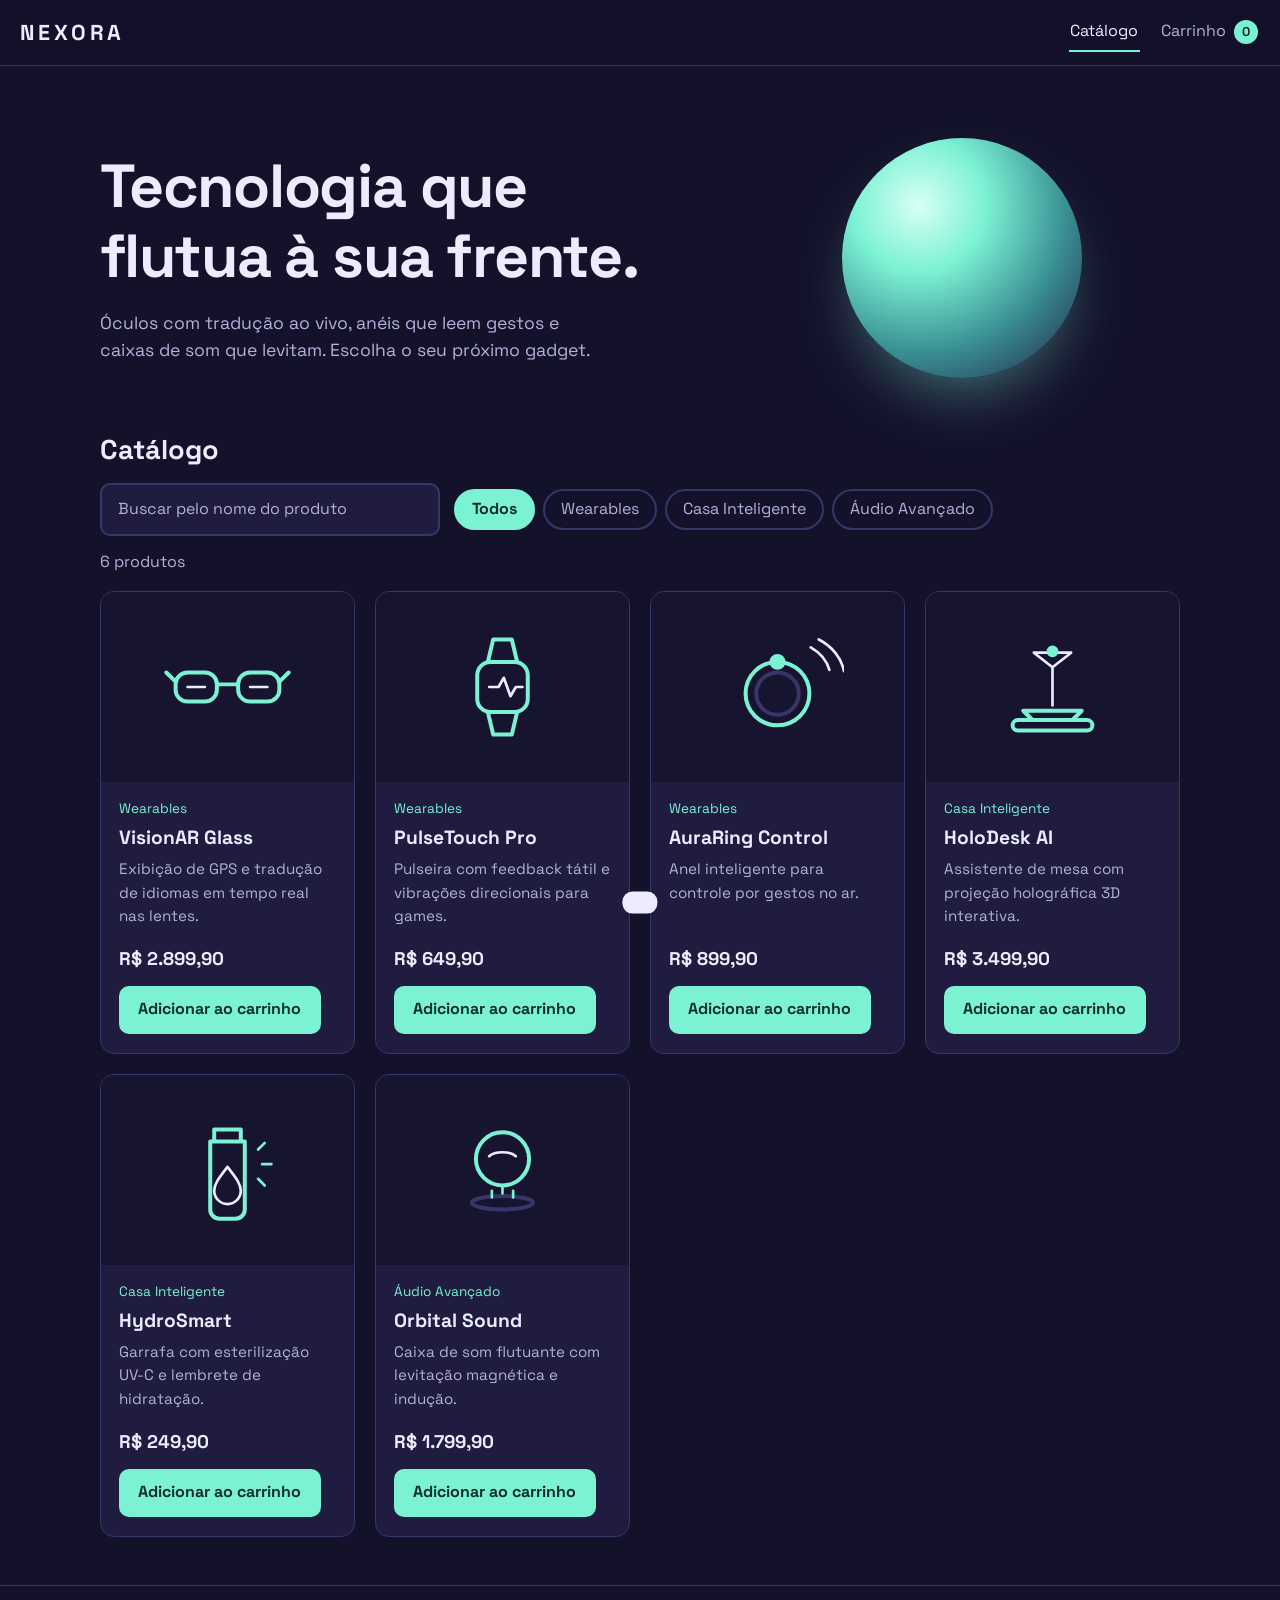
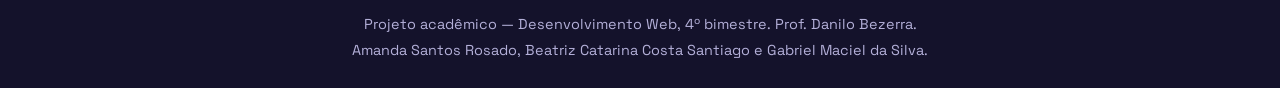
<file: index.html>
<!DOCTYPE html>
<html lang="pt-BR">
<head>
  <meta charset="UTF-8">
  <meta name="viewport" content="width=device-width, initial-scale=1">
  <title>NEXORA — Gadgets do futuro</title>
  <meta name="description" content="Catálogo interativo de gadgets futuristas: wearables, casa inteligente e áudio avançado.">
  <link rel="preconnect" href="https://fonts.googleapis.com">
  <link rel="preconnect" href="https://fonts.gstatic.com" crossorigin>
  <link href="https://fonts.googleapis.com/css2?family=Space+Grotesk:wght@400;500;700&display=swap" rel="stylesheet">
  <link rel="stylesheet" href="css/style.css">
  <link rel="stylesheet" href="css/produtos.css">
</head>
<body>
  <header class="topo">
    <a class="logo" href="index.html" aria-label="NEXORA, página inicial">NEXORA</a>
    <nav class="menu" aria-label="Menu principal">
      <a href="index.html" aria-current="page">Catálogo</a>
      <a href="carrinho.html" class="link-carrinho">Carrinho <span id="contador-carrinho" class="contador" aria-live="polite">0</span></a>
    </nav>
  </header>

  <main>
    <section class="hero">
      <div class="hero-texto">
        <h1>Tecnologia que flutua à sua frente.</h1>
        <p>Óculos com tradução ao vivo, anéis que leem gestos e caixas de som que levitam. Escolha o seu próximo gadget.</p>
      </div>
      <div class="orbe" aria-hidden="true"></div>
    </section>

    <section class="catalogo" aria-labelledby="titulo-catalogo">
      <h2 id="titulo-catalogo">Catálogo</h2>
      <div class="controles">
        <label class="busca">
          <span class="sr-only">Buscar produto pelo nome</span>
          <input type="search" id="busca" placeholder="Buscar pelo nome do produto" autocomplete="off">
        </label>
        <div class="filtros" id="filtros" role="group" aria-label="Filtrar por categoria"></div>
      </div>
      <p id="resultado" class="resultado" aria-live="polite"></p>
      <div id="lista-produtos" class="grade"></div>
    </section>
  </main>

  <footer class="rodape">
    <p>Projeto acadêmico — Desenvolvimento Web, 4º bimestre. Prof. Danilo Bezerra.</p>
    <p>Amanda Santos Rosado, Beatriz Catarina Costa Santiago e Gabriel Maciel da Silva.</p>
  </footer>

  <div id="aviso" class="aviso" role="status" aria-live="polite"></div>
  <script src="js/products.js"></script>
  <script src="js/cart.js"></script>
  <script src="js/main.js"></script>
</body>
</html>
</file>
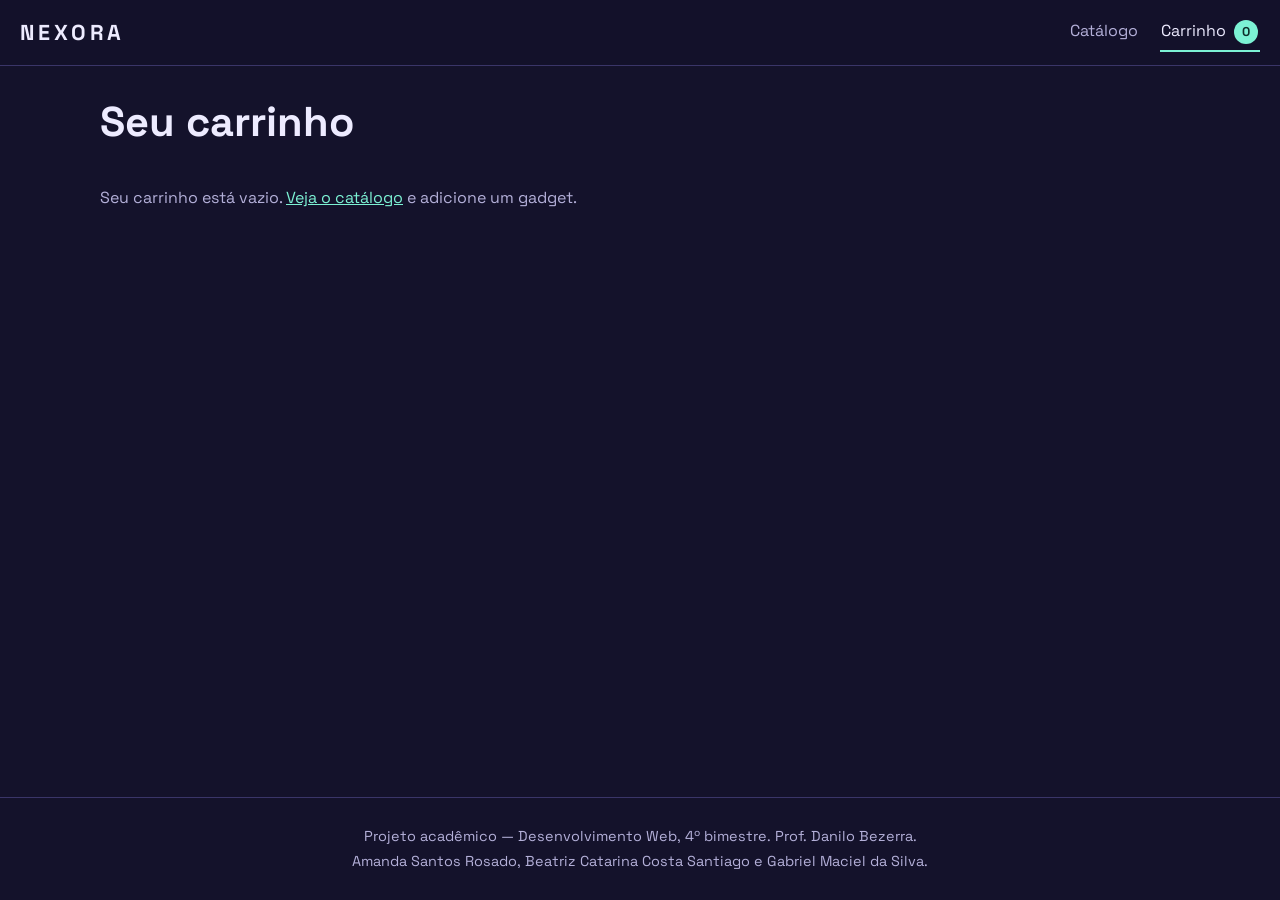
<file: carrinho.html>
<!DOCTYPE html>
<html lang="pt-BR">
<head>
  <meta charset="UTF-8">
  <meta name="viewport" content="width=device-width, initial-scale=1">
  <title>Carrinho — NEXORA</title>
  <link rel="preconnect" href="https://fonts.googleapis.com">
  <link rel="preconnect" href="https://fonts.gstatic.com" crossorigin>
  <link href="https://fonts.googleapis.com/css2?family=Space+Grotesk:wght@400;500;700&display=swap" rel="stylesheet">
  <link rel="stylesheet" href="css/style.css">
  <link rel="stylesheet" href="css/produtos.css">
</head>
<body>
  <header class="topo">
    <a class="logo" href="index.html" aria-label="NEXORA, página inicial">NEXORA</a>
    <nav class="menu" aria-label="Menu principal">
      <a href="index.html">Catálogo</a>
      <a href="carrinho.html" class="link-carrinho" aria-current="page">Carrinho <span id="contador-carrinho" class="contador" aria-live="polite">0</span></a>
    </nav>
  </header>

  <main class="pagina-carrinho">
    <h1>Seu carrinho</h1>
    <div id="itens-carrinho" class="itens"></div>
    <section id="resumo" class="resumo" aria-label="Resumo do pedido" hidden>
      <p class="total">Total <strong id="total-carrinho">R$ 0,00</strong></p>
      <div class="acoes">
        <button type="button" id="limpar" class="botao secundario">Esvaziar carrinho</button>
        <button type="button" id="finalizar" class="botao">Confirmar pedido</button>
      </div>
    </section>
    <p id="confirmacao" class="confirmacao" role="status" hidden></p>
  </main>

  <footer class="rodape">
    <p>Projeto acadêmico — Desenvolvimento Web, 4º bimestre. Prof. Danilo Bezerra.</p>
    <p>Amanda Santos Rosado, Beatriz Catarina Costa Santiago e Gabriel Maciel da Silva.</p>
  </footer>

  <script src="js/products.js"></script>
  <script src="js/cart.js"></script>
</body>
</html>
</file>
<file: css/style.css>
/* Estilos globais e layout responsivo */
:root {
  --fundo: #14122b;
  --superficie: #1f1c40;
  --linha: #3a3568;
  --texto: #edebff;
  --texto-suave: #b4b0d9;
  --destaque: #7cf2d4;
  --destaque-escuro: #0f2f2a;
  --erro: #ff8fa3;
  --raio: 14px;
  --largura: 1120px;
}
*, *::before, *::after { box-sizing: border-box; }
html { scroll-behavior: smooth; }
body {
  margin: 0;
  font-family: "Space Grotesk", system-ui, -apple-system, "Segoe UI", sans-serif;
  background: var(--fundo);
  color: var(--texto);
  line-height: 1.55;
  min-height: 100vh;
  display: flex;
  flex-direction: column;
}
main { flex: 1; width: 100%; max-width: var(--largura); margin: 0 auto; padding: 0 1.25rem 3rem; }
img, svg { max-width: 100%; display: block; }
a { color: inherit; }
h1, h2, h3 { line-height: 1.15; margin: 0; }
:focus-visible { outline: 3px solid var(--destaque); outline-offset: 3px; }
.sr-only { position: absolute; width: 1px; height: 1px; overflow: hidden; clip: rect(0 0 0 0); white-space: nowrap; }

.topo {
  position: sticky; top: 0; z-index: 10;
  display: flex; align-items: center; justify-content: space-between; gap: 1rem;
  padding: .85rem 1.25rem;
  background: rgba(20, 18, 43, .92);
  backdrop-filter: blur(8px);
  border-bottom: 1px solid var(--linha);
}
.logo { font-weight: 700; font-size: 1.35rem; letter-spacing: .18em; text-decoration: none; }
.menu { display: flex; align-items: center; gap: 1.25rem; }
.menu a { text-decoration: none; color: var(--texto-suave); padding: .35rem .1rem; border-bottom: 2px solid transparent; }
.menu a:hover, .menu a[aria-current="page"] { color: var(--texto); border-bottom-color: var(--destaque); }
.contador {
  display: inline-grid; place-items: center;
  min-width: 1.5rem; height: 1.5rem; padding: 0 .4rem;
  border-radius: 999px; background: var(--destaque); color: var(--destaque-escuro);
  font-size: .8rem; font-weight: 700; margin-left: .25rem;
}

.rodape {
  border-top: 1px solid var(--linha);
  padding: 1.5rem 1.25rem;
  text-align: center; color: var(--texto-suave); font-size: .9rem;
}
.rodape p { margin: .2rem 0; }

.botao {
  font: inherit; font-weight: 700; cursor: pointer;
  background: var(--destaque); color: var(--destaque-escuro);
  border: 2px solid var(--destaque); border-radius: 10px;
  padding: .6rem 1.1rem;
  transition: transform .15s ease, background .15s ease;
}
.botao:hover { transform: translateY(-1px); }
.botao.secundario { background: transparent; color: var(--texto); border-color: var(--linha); }
.botao.secundario:hover { border-color: var(--texto-suave); }

.aviso {
  position: fixed; left: 50%; bottom: 1.25rem; transform: translate(-50%, 150%);
  background: var(--texto); color: var(--fundo);
  padding: .7rem 1.1rem; border-radius: 10px; font-weight: 500;
  transition: transform .25s ease; z-index: 20; max-width: calc(100% - 2rem);
}
.aviso.visivel { transform: translate(-50%, 0); }

@media (prefers-reduced-motion: reduce) {
  *, *::before, *::after { animation: none !important; transition: none !important; scroll-behavior: auto !important; }
}
</file>
<file: css/produtos.css>
/* Cards, filtros, busca, hero e carrinho */
.hero {
  display: grid; grid-template-columns: 1fr; gap: 2rem; align-items: center;
  padding: 3rem 0 2.5rem;
}
.hero h1 { font-size: clamp(2.1rem, 6vw, 3.8rem); max-width: 14ch; letter-spacing: -.02em; }
.hero p { color: var(--texto-suave); max-width: 46ch; font-size: 1.1rem; margin: 1.1rem 0 0; }
.orbe {
  justify-self: center;
  width: clamp(140px, 30vw, 240px); aspect-ratio: 1; border-radius: 50%;
  background: radial-gradient(circle at 32% 28%, #d8fff5 0, var(--destaque) 28%, #3a8f93 62%, #1f1c40 100%);
  box-shadow: 0 30px 60px -20px rgba(124, 242, 212, .45);
  animation: levitar 5s ease-in-out infinite;
}
@keyframes levitar { 0%, 100% { transform: translateY(0); } 50% { transform: translateY(-18px); } }

.catalogo h2 { font-size: 1.7rem; margin-bottom: 1.1rem; }
.controles { display: grid; gap: .9rem; margin-bottom: .9rem; }
.busca input {
  width: 100%; font: inherit; color: var(--texto);
  background: var(--superficie); border: 2px solid var(--linha); border-radius: 10px;
  padding: .75rem 1rem;
}
.busca input::placeholder { color: var(--texto-suave); }
.busca input:focus { border-color: var(--destaque); outline: none; }
.filtros { display: flex; flex-wrap: wrap; gap: .5rem; }
.filtro {
  font: inherit; cursor: pointer; color: var(--texto-suave);
  background: transparent; border: 2px solid var(--linha); border-radius: 999px;
  padding: .4rem 1rem;
}
.filtro:hover { color: var(--texto); border-color: var(--texto-suave); }
.filtro[aria-pressed="true"] { background: var(--destaque); border-color: var(--destaque); color: var(--destaque-escuro); font-weight: 700; }
.resultado { color: var(--texto-suave); margin: 0 0 1rem; min-height: 1.5em; }

.grade { display: grid; grid-template-columns: repeat(auto-fill, minmax(240px, 1fr)); gap: 1.25rem; }
.card {
  display: flex; flex-direction: column;
  background: var(--superficie); border: 1px solid var(--linha); border-radius: var(--raio);
  overflow: hidden;
}
.card-img { background: #17142f; aspect-ratio: 4 / 3; display: grid; place-items: center; }
.card-img img { width: 70%; height: 70%; object-fit: contain; }
.card-corpo { display: flex; flex-direction: column; gap: .5rem; padding: 1rem 1.1rem 1.2rem; flex: 1; }
.card-cat { color: var(--destaque); font-size: .85rem; }
.card h3 { font-size: 1.2rem; }
.card-desc { color: var(--texto-suave); font-size: .95rem; margin: 0; flex: 1; }
.card-rodape { display: flex; align-items: center; justify-content: space-between; gap: .75rem; margin-top: .6rem; flex-wrap: wrap; }
.preco { font-weight: 700; font-size: 1.15rem; }
.vazio { grid-column: 1 / -1; color: var(--texto-suave); padding: 2rem 0; }

/* Carrinho */
.pagina-carrinho { padding-top: 2rem; }
.pagina-carrinho h1 { font-size: clamp(1.8rem, 5vw, 2.6rem); margin-bottom: 1.5rem; }
.itens { display: grid; gap: .9rem; }
.item {
  display: grid; grid-template-columns: 72px 1fr; gap: .5rem 1rem; align-items: center;
  background: var(--superficie); border: 1px solid var(--linha); border-radius: var(--raio); padding: .9rem;
}
.item img { width: 72px; height: 72px; object-fit: contain; background: #17142f; border-radius: 10px; padding: 8px; }
.item h3 { font-size: 1.05rem; }
.item .unit { color: var(--texto-suave); font-size: .9rem; margin: .1rem 0 0; }
.item-acoes { grid-column: 1 / -1; display: flex; align-items: center; justify-content: space-between; gap: .75rem; flex-wrap: wrap; }
.qtd { display: inline-flex; align-items: center; border: 2px solid var(--linha); border-radius: 10px; }
.qtd button { font: inherit; width: 2.4rem; height: 2.4rem; background: transparent; color: var(--texto); border: 0; cursor: pointer; font-size: 1.1rem; }
.qtd button:hover { color: var(--destaque); }
.qtd span { min-width: 2rem; text-align: center; font-weight: 700; }
.subtotal { font-weight: 700; }
.remover { font: inherit; background: none; border: 0; color: var(--erro); cursor: pointer; text-decoration: underline; padding: .3rem; }
.resumo { margin-top: 1.5rem; background: var(--superficie); border: 1px solid var(--linha); border-radius: var(--raio); padding: 1.2rem; }
.total { display: flex; justify-content: space-between; align-items: baseline; font-size: 1.15rem; margin: 0 0 1rem; }
.total strong { font-size: 1.7rem; color: var(--destaque); }
.acoes { display: flex; gap: .75rem; flex-wrap: wrap; justify-content: flex-end; }
.carrinho-vazio { color: var(--texto-suave); }
.carrinho-vazio a { color: var(--destaque); }
.confirmacao { margin-top: 1.5rem; padding: 1.1rem; border: 2px solid var(--destaque); border-radius: var(--raio); }

@media (min-width: 640px) {
  .controles { grid-template-columns: minmax(220px, 340px) 1fr; align-items: center; }
  .item { grid-template-columns: 72px 1fr auto; }
  .item-acoes { grid-column: auto; justify-content: flex-end; gap: 1.25rem; }
}
@media (min-width: 860px) {
  .hero { grid-template-columns: 1.4fr 1fr; padding: 4.5rem 0 3.5rem; }
}
@media (max-width: 420px) {
  .menu { gap: .8rem; }
  .logo { letter-spacing: .1em; }
}
</file>
